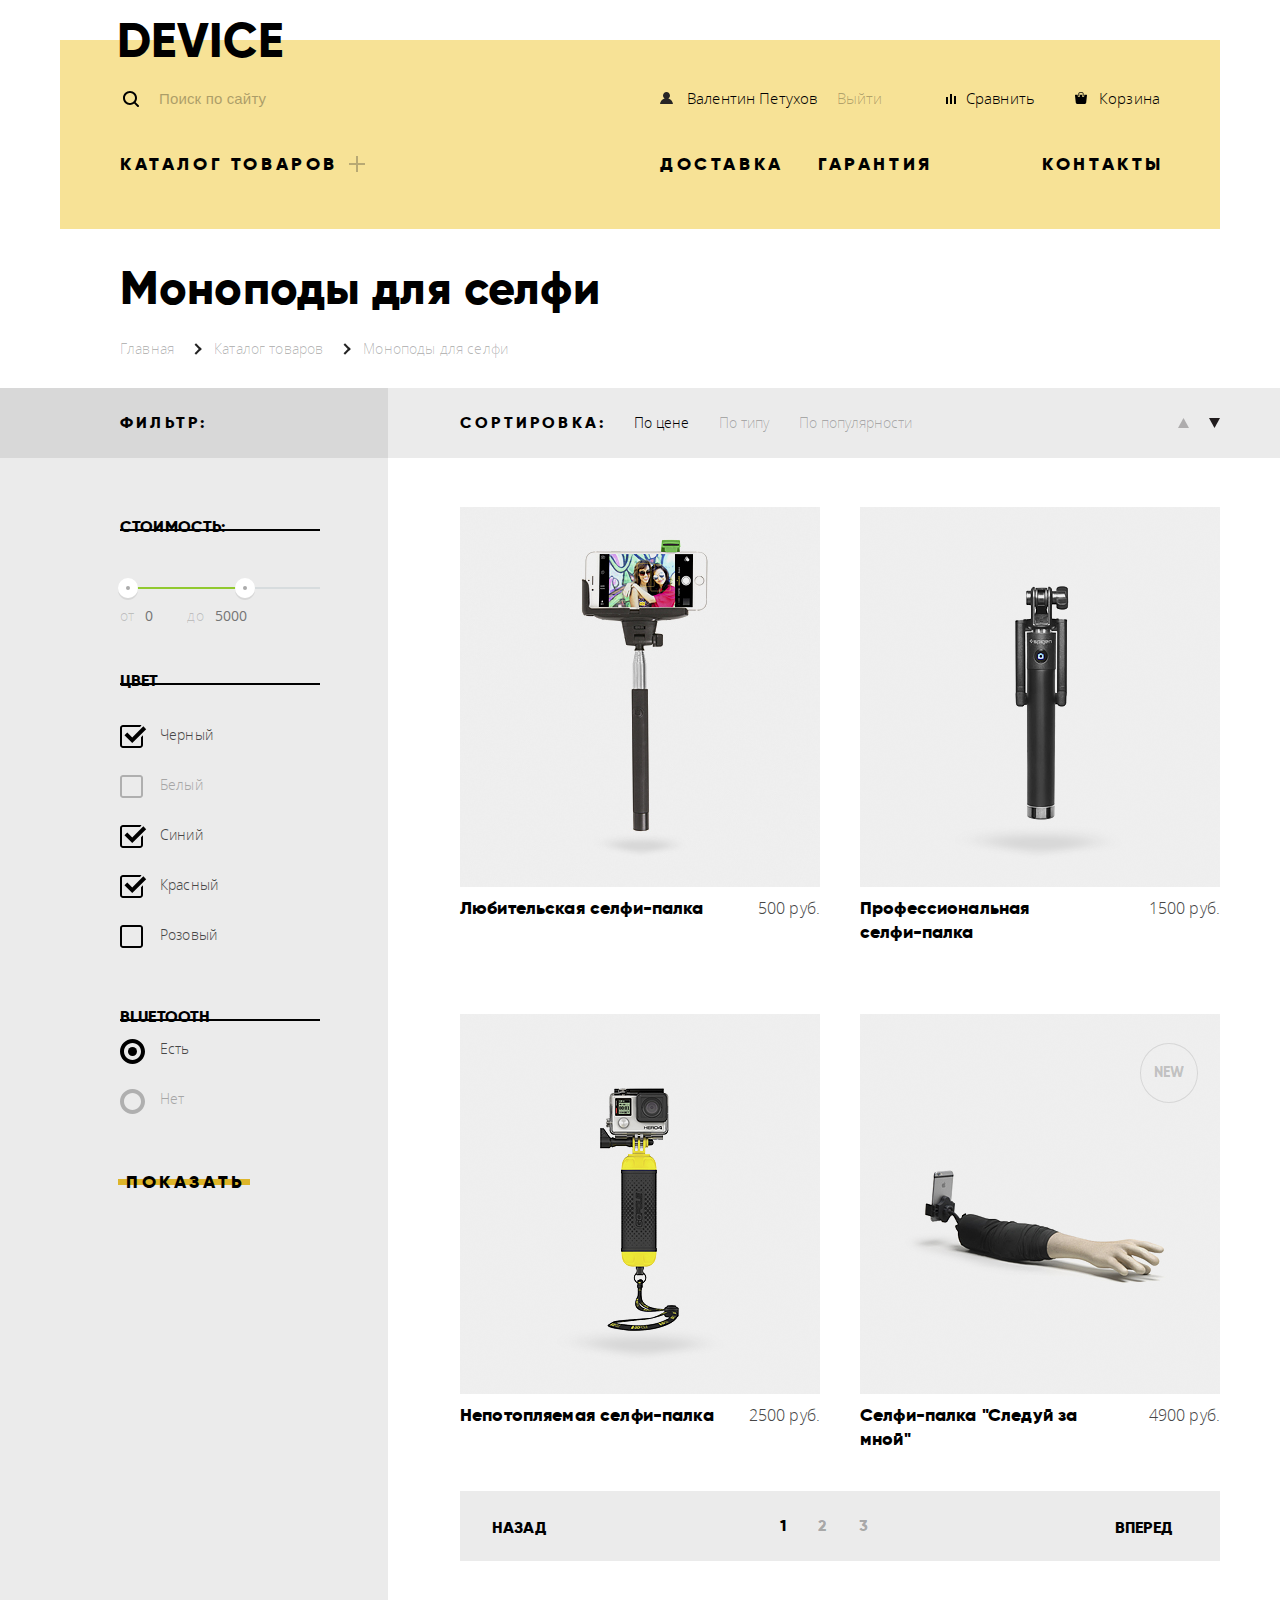
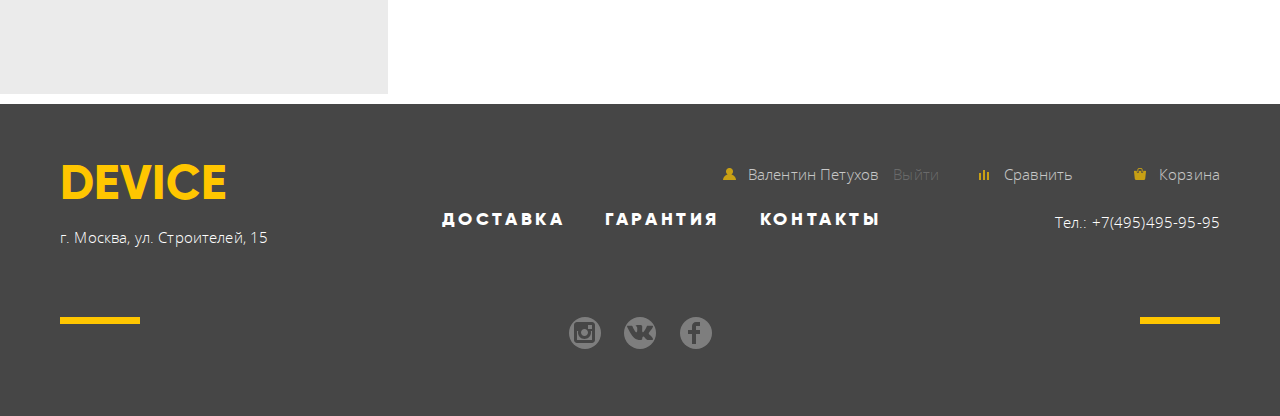
<file: catalog.html>
<!DOCTYPE html>
<html lang="ru" dir="ltr">

  <head>
    <meta charset="utf-8">
    <title>Магазин техники Device</title>
    <link rel="stylesheet" href="css/normalize.css">
    <link rel="stylesheet" href="css/style.css">
    <script defer src="js/popup.js"></script>
  </head>

  <body class="inner-page">
    <div class="container">
      <header class="page-header">
        <h1 class="visually-hidden">Интернет-магазин гаджетов</h1>
        <nav class="main-nav">
          <a class="page-header__logo">
              Device
          </a>
          <ul class="main-nav__user-list">
            <li class="main-nav__user-item main-nav__user-item--search">
              <form class="main-nav__search" method="get" action="https://">
                  <input class="main-nav__search-input" id="search" type="search" name="search" placeholder="Поиск по сайту">
                  <button class="main-nav__search-btn" type="submit">Найти</button>
                  <label class="main-nav__search-label" for="search">
                    <span class="visually-hidden">Поиск:</span>
                  </label>
                </form>
            </li>
            <li class="main-nav__user-item  main-nav__user-item--login">
              <a href="#" class="main_nav__user-link main-nav__user-link--login">Валентин Петухов</a>
              <a class="main-nav__user-link  main-nav__user-link--exit" href="#">Выйти</a>
            </li>
            <li class="main-nav__user-item  main-nav__user-item--compare">
              <a class="main-nav__user-link  main-nav__user-link--compare" href="#">Сравнить</a>
            </li>
            <li class="main-nav__user-item  main-nav__user-item--cart">
              <a class="main-nav__user-link  main-nav__user-link--cart" href="#">Корзина</a>
            </li>
          </ul>
          <ul class="main-nav__list">
              <li class="main-nav__item  main-nav__item--catalog">
                <a class="main-nav__link  main-nav__link--catalog" href="#">Каталог товаров</a>
                <div class="main-nav__sub-wrap">
                  <ul class="main-nav__sub-list">
                    <li class="main-nav__sub-column">
                      <a href="#">Виртуальная реальность</a>
                      <a href="catalog.html">Моноподы для селфи</a>
                      <a href="#">Экшн-камеры</a>
                    </li>
                    <li class="main-nav__sub-column">
                      <a href="#">Фитнес-браслеты</a>
                      <a href="#">Умные часы</a>
                    </li>
                    <li class="main-nav__sub-column">
                      <a href="#">Квадрокоптеры</a>
                    </li>
                  </ul>
                </div>
              </li>
              <li class="main-nav__item  main-nav__item--delivery">
                <a class="main-nav__link  main-nav__link--delivery" href="#">Доставка</a>
              </li>
              <li class="main-nav__item  main-nav__item--warranty">
                <a class="main-nav__link  main-nav__link--warranty" href="#">Гарантия</a>
              </li>
              <li class="main-nav__item  main-nav__item--contacts">
                <a class="main-nav__link  main-nav__link--contacts" href="#">Контакты</a>
              </li>
            </ul>
        </nav>
      </header>
    </div>

    <main class="page-content page-content--catalog">
      <div class="container">
        <h1 class="page-title">Моноподы для селфи</h1>
        <ul class="breadcrumbs-list"><!--навигационная цепочка, "хлебные крошки"-->
          <li class="breadcrumbs-item">
            <a href="index.html">Главная</a>
          </li>
          <li class="breadcrumbs-item">
            <a href="catalog.html">Каталог товаров</a>
          </li>
          <li class="breadcrumbs-item breadcrumbs-current">
            Моноподы для селфи
          </li><!--не ссылка,
            потому что конец навигации(мы на ней находимся)-->
        </ul>
      </div>
      <div class="catalog-container">
        <div class="container">
            <section class="filters">
              <h2 class="visually-hidden">Фильтр товаров</h2>
              <div class="section-title">Фильтр:</div>
              <form class="filter" action="index.html" method="get">
                <fieldset>
                  <legend>Стоимость:</legend>
                        <div class="range">
        									<div class="line"></div>
        									<div class="line-left"></div>
        									<div class="range-left">
        										<img src="img/filter-button.svg" width="20" height="23" alt="Левый ползунок">
        									</div>
        									<div class="range-right">
        										<img src="img/filter-button.svg" width="20" height="23" alt="Правый ползунок">
        									</div>
        								</div>
        								<div class="cost">
        									<p class="cost-range">
        										<label for="min-cost">
        											от
        										</label>
        										<input id="min-cost"  type="text" name="min-cost" placeholder="0" value="">
        									</p>
        									<p class="cost-range">
        										<label for="max-cost">
        											до
        										</label>
        										<input id="max-cost" type="text" name="max-cost" placeholder="5000" value="">
        									</p>
        								</div>
        							</fieldset>
                      <fieldset><!--группировка элементов формы-->
                        <legend>Цвет</legend><!--заголовок для группы полей-->
                          <ul class="color-option">
                            <li class="filter-option">
                              <input class="visually-hidden filter-input filter-input-checkbox"
                                type="checkbox" name="color-black" id="filter-color-black" checked>
                                <!--вновь скрываем checkbox и добавляем классы чтобы его создать в css-->
                                <label for="filter-color-black">Черный</label><!--название поля-->
                              </li>
                            <li class="filter-option">
                              <input class="visually-hidden filter-input filter-input-checkbox"
                                type="checkbox" name="color-white" id="filter-color-white" disabled>
                                <label for="filter-color-white">Белый</label>
                              </li>
                            <li class="filter-option">
                              <input class="visually-hidden filter-input filter-input-checkbox"
                                type="checkbox" name="color-blue" id="filter-color-blue" checked>
                                <label for="filter-color-blue">Синий</label>
                              </li>
                              <li class="filter-option">
                                <input class="visually-hidden filter-input filter-input-checkbox"
                                  type="checkbox" name="color-red" id="filter-color-red" checked>
                                  <label for="filter-color-red">Красный</label>
                                </li>
                            <li class="filter-option">
                              <input class="visually-hidden filter-input filter-input-checkbox"
                                type="checkbox" name="color-pink" id="filter-color-pink">
                                <label for="filter-color-pink">Розовый</label>
                              </li>
                          </ul>
                      </fieldset>
                <fieldset>
                  <legend>Bluetooth</legend>
                    <ul class="bluetooth-option">
                      <li class="filter-option">
                        <input class="visually-hidden filter-input filter-input-radio"
                         type="radio" name="bluetooth" value="bluetooth-on" id="filter-bluetooth-on" checked>
                          <label for="filter-bluetooth-on">Есть</label><!--name не
                            должно быть уникальным в radio, value надо заполнять уникальным-->
                      </li>
                      <li class="filter-option">
                        <input class="visually-hidden filter-input filter-input-radio"
                          type="radio" name="bluetooth" value="bluetooth-off" id="filter-bluetooth-off" disabled>
                          <label for="filter-bluetooth-off">Нет</label>
                      </li>
                    </ul>
                </fieldset>

                <button class="button filter-button" type="submit">
                  <span>Показать</span>
                </button>
              </form>
            </section>

            <section class="catalog">
        			<h2 class="visually-hidden">Список моноподов для селфи</h2>
      				<section class="sorting">
    						<h2 class="visually-hidden">СОРТИРОВКА</h2>
                <div class="section-title">Сортировка:</div>
    						<ul class="sorting-list">
    							<li class="sorting-item"><a class="sorting-link--active" href="#">По цене</a></li>
    							<li class="sorting-item"><a href="#">По типу</a></li>
    							<li class="sorting-item"><a href="#">По популярности</a></li>
    						</ul>
    						<p class="sorting-buttons">
    							<button class="button-down" type="button">
    								<span class="visually-hidden">От большего к меньшему</span>
    							</button>
    							<button class="button-up button-up--active" type="button">
    								<span class="visually-hidden">Oт меньшего к большему</span>
    							</button>
    						</p>
      				</section>
    					<section>
                <!-- <div class="wrap-catalog-list"> -->
      						<ul class="catalog-list">
      							<li class="catalog-item">
      								<a href="#">
                        <div class="description">
                          <h3>Любительская селфи-палка</h3>
                          <span class="price">500 руб.</span>
                        </div>
                        <div class="catalog-item__wrap-img">
                          <img src="img/item-1.jpg" width="360px" height="380px" alt="">
                          <div class="wrapper-description-cart">
                            <button class="button" type="submit">
                              <span>В корзину</span>
                            </button>
                            <button class="button-compare" type="submit">
                              <span>Добавить к сравнению</span>
                            </button>
                          </div>
                        </div>

      								</a>
      							</li>
                    <li class="catalog-item">
                      <a href="#">
                        <div class="description">
                          <h3>Профессиональная <br>селфи-палка</h3>
                          <span class="price">1500 руб.</span>
                        </div>
                        <div class="catalog-item__wrap-img">
                          <img src="img/item-2.jpg" width="360px" height="380px" alt="">
                          <div class="wrapper-description-cart">
                            <button class="button" type="submit">
                              <span>В корзину</span>
                            </button>
                            <button class="button-compare" type="submit">
                              <span>Добавить к сравнению</span>
                            </button>
                          </div>
                        </div>

                      </a>
                    </li>
                    <li class="catalog-item">
                      <a href="#">

                        <div class="description">
                          <h3>Непотопляемая селфи-палка</h3>
                          <span class="price">2500 руб.</span>
                        </div>

                        <div class="catalog-item__wrap-img">
                          <img src="img/item-3.jpg" width="360px" height="380px" alt="">
                          <div class="wrapper-description-cart">
                            <button class="button" type="submit">
                              <span>В корзину</span>
                            </button>
                            <button class="button-compare" type="submit">
                              <span>Добавить к сравнению</span>
                            </button>
                          </div>
                        </div>

                      </a>
                    </li>
                    <li class="catalog-item">
                      <a href="#">
                        <div class="description">
                          <h3>Селфи-палка "Следуй за мной"</h3>
                          <span class="price">4900 руб.</span>
                        </div>
                        <span class="catalog-item--new">New</span>
                        <div class="catalog-item__wrap-img">
                          <img src="img/item-4.jpg" width="360px" height="380px" alt="">
                          <div class="wrapper-description-cart">
                            <button class="button" type="submit">
                              <span>В корзину</span>
                            </button>
                            <button class="button-compare" type="submit">
                              <span>Добавить к сравнению</span>
                            </button>
                          </div>
                        </div>

                      </a>
                    </li>
      						</ul>
                <!-- </div> -->
    						<ul class="pagination-list">
                  <li class="pagination-item pagination-item--before" aria-label="Предыдущая страница">
                    <a href="#"><span>Назад</span></a>
                  </li>
                  <div class="wrapper-pagination-item">
      							<li class="pagination-item">
      								<a class="active" href="#" aria-label="Страница 1"><span>1</span></a>
      							</li>
      							<li class="pagination-item" aria-label="Страница 2">
      								<a href="#"><span>2</span></a>
      							</li>
      							<li class="pagination-item" aria-label="Страница 3">
      								<a href="#"><span>3</span></a>
      							</li>
                  </div>
    							<li class="pagination-item pagination-item--after" aria-label="Следующая страница">
    								<a href="#"><span>Вперед</span></a>
    							</li>
    						</ul>
    					</section>
      			</section>
        </div>
      </div>
    </main>

    <footer class="main-footer">
      <div class="container">
        <div class="main-footer__wrapper">

          <div class="column-1">
            <a class="main-footer-logo">Device</a>
            <div class="footer-navigation__wrapper">
              <ul class="footer-user-navigation-list">
                <li class="footer-user-navigation-item">
                  <a class="footer-user-link" href="#">Валентин Петухов</a>
                </li>
                <li class="footer-user-navigation-item">
                  <a class="footer-user-link--exit" href="#">Выйти</a>
                </li>
              </ul>
              <ul class="footer-cart-navigation-list">
                <li class="footer-cart-navigation-item">
                  <a class="footer-campare-link" href="#">Сравнить</a>
                </li>
                <li class="footer-cart-navigation-item">
                  <a class="footer-cart-link" href="#">Корзина</a>
                </li>
              </ul>
            </div>
          </div>

          <div class="column-2">
            <p>г. Москва, ул. Строителей, 15</p>
            <ul class="site-navigation-footer-list">
              <li class="site-navigation-footer-item">Доставка</li>
              <li class="site-navigation-footer-item">Гарантия</li>
              <li class="site-navigation-footer-item">Контакты</li>
            </ul>
            <span>Тел.: +7(495)495-95-95</span>
          </div>

          <div class="column-3">
            <span></span>
            <ul class="social-list">
              <li class="social-item">
                <a class="social-button" href="#">
                  <span class="visually-hidden">Инстаграм</span>
                  <?xml version="1.0" encoding="utf-8"?>
                  <!-- Generator: Adobe Illustrator 15.0.0, SVG Export Plug-In . SVG Version: 6.00 Build 0)  -->
                  <!DOCTYPE svg PUBLIC "-//W3C//DTD SVG 1.1//EN" "http://www.w3.org/Graphics/SVG/1.1/DTD/svg11.dtd">
                  <svg version="1.1" id="Layer_1" xmlns="http://www.w3.org/2000/svg" xmlns:xlink="http://www.w3.org/1999/xlink" x="0px" y="0px"
                  	 width="21px" height="21px" viewBox="0 0 21 21" enable-background="new 0 0 21 21" xml:space="preserve">
                  <path fill="#7e7e7e" d="M18,0H3C1.35,0,0,1.35,0,3v15c0,1.65,1.35,3,3,3h15c1.65,0,3-1.35,3-3V3C21,1.35,19.65,0,18,0z M10.5,7
                  	c1.93,0,3.5,1.57,3.5,3.5S12.43,14,10.5,14S7,12.43,7,10.5S8.57,7,10.5,7z M18,18H3V9h1.181C4.067,9.482,4,9.983,4,10.5
                  	c0,3.59,2.91,6.5,6.5,6.5s6.5-2.91,6.5-6.5c0-0.517-0.066-1.018-0.181-1.5H18V18z M18,7h-4V3h4V7z"/>
                  </svg>
                </a>
              </li>
              <li class="social-item">
                <a class="social-button" href="#">
                  <span class="visually-hidden">Вконтакте</span>
                  <?xml version="1.0" encoding="utf-8"?>
                  <!-- Generator: Adobe Illustrator 15.0.0, SVG Export Plug-In . SVG Version: 6.00 Build 0)  -->
                  <!DOCTYPE svg PUBLIC "-//W3C//DTD SVG 1.1//EN" "http://www.w3.org/Graphics/SVG/1.1/DTD/svg11.dtd">
                  <svg version="1.1" id="Layer_1" xmlns="http://www.w3.org/2000/svg" xmlns:xlink="http://www.w3.org/1999/xlink" x="0px" y="0px"
                  	 width="26px" height="15px" viewBox="0 0 26 15" enable-background="new 0 0 26 15" xml:space="preserve">
                  <path fill="#7e7e7e" d="M16.138,11.51c0.956-0.309,2.18,2.04,3.483,2.939c0.978,0.681,1.727,0.534,1.727,0.534l3.473-0.05
                  	c0,0,1.815-0.112,0.957-1.554c-0.071-0.12-0.503-1.069-2.585-3.022c-2.177-2.043-1.882-1.712,0.739-5.244
                  	c1.597-2.153,2.236-3.468,2.036-4.028c-0.192-0.539-1.365-0.399-1.365-0.399L20.69,0.713c-0.381,0.001-0.704,0.119-0.851,0.515
                  	c-0.003,0.004-0.621,1.666-1.445,3.079c-1.741,2.989-2.436,3.148-2.724,2.961c-0.661-0.433-0.494-1.737-0.494-2.664
                  	c0-2.897,0.432-4.105-0.846-4.417c-0.427-0.104-0.739-0.172-1.828-0.182c-1.392-0.021-2.574,0-3.244,0.329
                  	c-0.445,0.223-0.786,0.712-0.579,0.74c0.26,0.035,0.843,0.16,1.155,0.586c0.401,0.552,0.389,1.789,0.389,1.789
                  	s0.229,3.411-0.54,3.834c-0.528,0.29-1.25-0.302-2.803-3.016C6.087,2.879,5.488,1.345,5.488,1.345S5.372,1.06,5.162,0.904
                  	C4.912,0.719,4.562,0.66,4.562,0.66L0.848,0.684c0,0-0.558,0.016-0.763,0.262C-0.097,1.164,0.07,1.614,0.07,1.614
                  	s2.909,6.881,6.203,10.347c3.02,3.182,6.452,2.971,6.452,2.971h1.555c0,0,0.469-0.054,0.709-0.312
                  	c0.224-0.24,0.214-0.691,0.214-0.691S15.172,11.82,16.138,11.51z"/>
                  </svg>
                </a>
              </li>
              <li class="social-item">
                <a class="social-button" href="#">
                  <span class="visually-hidden">facebook</span>
                  <?xml version="1.0" encoding="utf-8"?>
                  <!-- Generator: Adobe Illustrator 15.0.0, SVG Export Plug-In . SVG Version: 6.00 Build 0)  -->
                  <!DOCTYPE svg PUBLIC "-//W3C//DTD SVG 1.1//EN" "http://www.w3.org/Graphics/SVG/1.1/DTD/svg11.dtd">
                  <svg version="1.1" id="Layer_2" xmlns="http://www.w3.org/2000/svg" xmlns:xlink="http://www.w3.org/1999/xlink" x="0px" y="0px"
                  	 width="12px" height="22px" viewBox="0 0 12 22" enable-background="new 0 0 12 22" xml:space="preserve">
                  <path fill="#7e7e7e" d="M12,4V0H8C5.791,0,4,1.791,4,4v4H0v4h4v10h4V12h4V8H8V4H12z"/>
                  </svg>
                </a>
              </li>
            </ul>
            <span></span>
          </div>
        </div>
      </div>
    </footer>

  </body>
</html>
</file>
<file: css/style.css>
@font-face {
font-family: "Gilroy";
  src: url("../fonts/gilroyextrabold.woff") format("woff"),
  url("../fonts/gilroyextrabold.woff2") format("woff2");

  font-weight: 800;
  font-style: normal;
}

@font-face {
  font-family: "Gilroy";
  src: url("../fonts/gilroylight.woff") format("woff"),
  url("../fonts/gilroylight.woff2") format("woff2");

  font-weight: 300;
  font-style: normal;
}

@font-face {
  font-family: "opensans";
  src: url("../fonts/opensans.woff") format("woff"),
  url("../fonts/opensans.woff2") format("woff2");

  font-weight: 400;
  font-style: normal;
}

@font-face {
  font-family: "opensans";
  src: url("../fonts/opensanslight.woff") format("woff"),
  url("../fonts/opensanslight.woff2") format("woff2");

  font-weight: 300;
  font-style: normal;
}

body {
    min-width: 1200px;
    margin: 0;
    padding: 0;
    padding-top: 40px;
    /* overflow-x: hidden; */
    font-weight: 300;
    font-size: 15px;
    line-height: 30px;
    font-family: "opensans","Arial",sans-serif;
    color: #464646;
    letter-spacing: 0.01em;
    background-color: #ffffff;
}

a {
  color: inherit;
  text-decoration: none;
  background-color: transparent;
  /*все ссылки без подчеркивания, кроме нескольких,
  которые потом локально и изменим*/
}

img {
  max-width: 100%;
  height: auto;
  border-style: none;
}

.visually-hidden:not(:focus):not(:active),
input[type="checkbox"].visually-hidden,
input[type="radio"].visually-hidden {
	position: absolute !important;

  width: 1px !important;
  height: 1px !important;
  margin: -1px;
	padding:0 !important;
	border:0 !important;

  white-space: nowrap;

  clip-path: inset(100%);
  clip: rect(0 0 0 0);
	overflow: hidden;
}

.button {
  display: inline-block;
  position: relative;
  text-align: center;

  font-family: "Gilroy";
  font-weight: 800;
  font-size: 18px;
  line-height: 24px;
  color: #000000;
  letter-spacing: 0.2em;
  text-transform: uppercase;
  background-color: transparent;
  border: none;
  cursor: pointer;

}

.button::before {
  content: "";
  position: absolute;
  z-index: -1;

  width: 100%;
  height: 6px;
  top: 9px;
  left: -2px;

  background-color: #f0c52e;
}

.button:hover::before {
  height: 40px;
  top: -7px;
  transition: all .3s linear;
}

.button:active {
  color: rgba(0,0,0,0.3);
}

.container {
  width: 1160px;
  margin: 0 auto;
  padding: 0;
}

.page-header {
  position: relative;
  color: #000;
  background-color: #f7e296;
}

.page-header__logo {
  cursor: pointer;

  position: absolute;
  left: 57px;
  top: -23px;
  font-family: Gilroy;
  font-weight: 800;
  font-size: 48px;
  line-height: 48px;
  color: #000000;
  text-transform: uppercase;
  letter-spacing: 0.01em;
}

.page-header__logo:hover {
  opacity: 0.6;
}

.page-header__logo:active {
  opacity: 0.3;
}

.page-header__logo img {
    width: 164px;
    height: 36px;
}

 .main-nav {
    padding-top: 28px;
    padding-left: 60px;
    padding-right: 60px;
    padding-bottom: 160px;
    /* min-height: 300px; */
}

 .inner-page .main-nav {
   padding-bottom: 50px;
 }

.main-nav__user-list {
    display: flex;
    flex-wrap: wrap;
    justify-content: space-between;
    margin: 0;
    padding: 0;
    padding-bottom: 21px;
    list-style: none;
}

.main-nav__user-item {
    margin-top: 15px;
}

.main-nav__user-link:hover {
  color: rgba(0, 0, 0, 0.6);
}

.main-nav__user-link:active {
  color: rgba(0, 0, 0, 0.3);
}

.main-nav__user-item:not(:last-child) {
  margin-right: 20px;
}

.main-nav__user-item--search {
  position: relative;
  width: 520px;
}

.main-nav__search-input {
  width: 320px;
  margin-left: 39px;
  padding: 0;
  font-weight: 300;
  font-size: 15px;
  line-height: 30px;
  font-family: "Open Sans","Arial",sans-serif;
  color: #000;
  cursor: pointer;
  border: none;
  background: transparent;
}

.main-nav__search-input:focus {
  outline: none;
}

.main-nav__search-input::placeholder {
  opacity: 0.3;
  font-weight: 300;
  font-size: 15px;
  line-height: 30px;
  font-family: "Open Sans","Arial",sans-serif;
  color: #000;
  letter-spacing: 0.01em;
}

.main-nav__search-input:hover::placeholder {
  opacity: 0.6;
}

.main-nav__search-input:focus::placeholder {
  color: transparent;
  opacity: 1;
}

.main-nav__search-input:focus ~ .main-nav__search-label::after,
.main-nav__search-btn:active ~ .main-nav__search-label::after{
  content: "";
  position: absolute;

  width: 440px;;
  height: 2px;

  bottom: -9px;
  left: 0;

  background-color: #000000;
}

.main-nav__search-input:focus ~ .main-nav__search-btn,
.main-nav__search-btn:active {
  opacity: 1;
  z-index: 0;
}

.main-nav__search-label::before {
  content: "";
  position: absolute;

  left: 3px;
  top: 8px;
  width: 16px;
  height: 16px;

  background-image: url("../img/search.svg");
  background-position: 0 0;
  background-repeat: no-repeat;
}

.main-nav__user-item--login {
  /* display: flex;
  justify-content: space-between; */
  width: 260px;
}

.main-nav__user-link--login {
  position: relative;
  margin-left: 27px;
}

.main-nav__user-link--login::before {
  content: "";
  position: absolute;

  left: -27px;
  top: 4px;
  width: 13px;
  height: 12px;

  background-image: url("../img/user.svg");
  background-position: 0 0;
  background-repeat: no-repeat;
}

.main-nav__user-link--exit {
  margin-left: 15px;
  color: rgba(0, 0, 0, 0.3);
}

.main-nav__user-item--compare {
  width: 100px;
  text-align: right;
}

.main-nav__user-link--compare {
  position: relative;
  padding-right: 5px;
}

.main-nav__user-link--compare::before {
  content: "";
  position: absolute;

  left: -20px;
  top: 6px;
  width: 10px;
  height: 10px;

  background-image: url("../img/compare.svg");
  background-position: 0 0;
  background-repeat: no-repeat;
}

.main-nav__user-item--cart {
  width: 100px;
  text-align: right;
}

.main-nav__user-link--cart {
  position: relative;
}

.main-nav__user-link--cart::before {
  content: "";
  position: absolute;

  left: -24px;
  top: 4px;
  width: 12px;
  height: 12px;

  background-image: url("../img/cart.svg");
  background-position: 0 0;
  background-repeat: no-repeat;
}

.main-nav__search {
  margin: 0;
  padding: 0;
}

.main-nav__search-btn {
  position: absolute;
  top: -9px;
  left: 360px;
  z-index: -1;
  width: 85px;
  margin-top: auto;
  margin-bottom: auto;
  padding-top: 14px;
  padding-bottom: 14px;
  background: 0 0;
  background-color: transparent;
  border: 2px solid #000;
  cursor: pointer;
  opacity: 0;
}

.main-nav__search-btn:hover {
  color: #ffffff;
  background-color: #000000;
}

.main-nav__search-btn:active {
  color: rgba(255, 255, 255, 0.3);
}

.main-nav__list {
  display: flex;
  justify-content: space-between;
  flex-wrap: wrap;
  list-style: none;
  margin: 0;
  margin-top: 14px;
  padding: 0;
}

.main-nav__link {
  font-family: "Gilroy";
  font-weight: 800;
  font-size: 18px;
  line-height: 24px;
  color: #000000;
  text-transform: uppercase;
  letter-spacing: 0.2em;
  z-index: 4;
}

.main-nav__link:hover {
  color: rgba(0, 0, 0, 0.6);
}

.main-nav__link:active {
  color: rgba(0, 0, 0, 0.3);
}

.main-nav__item--catalog {
  width: 540px;
  position: relative;
}

.main-nav__link--catalog {
  position: relative;
}

.main-nav__link--catalog::after {
  content: "";
  position: absolute;

  right: -20px;
  top: 3px;
  width: 2px;
  height: 16px;
  background-color: #b8a974;
  transform: rotate(90deg);
}

.main-nav__link--catalog:hover::after,
.main-nav__link--catalog:hover::before {
  opacity: 0.6;
}

.main-nav__link--catalog:active::after,
.main-nav__link--catalog:active::before {
  opacity: 0.3;
}

.main-nav__link--catalog::before {
  content: "";
  position: absolute;

  right: -20px;
  top: 3px;
  width: 2px;
  height: 16px;
  background-color: #b8a974;
}

.main-nav__sub-wrap {
  z-index: 3;
  display: none;
  position: absolute;
  top: 22px;
  left: -60px;
  width: 1160px;
  padding-top: 26px;
  padding-bottom: 34px;
  background-color: #f7e296;
}

.main-nav__sub-list {
  display: flex;
  justify-content: space-between;
  width: 640px;
  margin: 0;
  margin-left: 60px;
  padding: 0;
  line-height: 36px;
  list-style: none;
  text-transform: none;
}

.main-nav__sub-column:first-child {
    width: 240px;
}

.main-nav__sub-column {
    display: flex;
    flex-direction: column;
    width: 200px;
}

.main-nav__sub-column a:hover {
  color: rgba(0, 0, 0, 0.6)
}

.main-nav__sub-column a:active {
  color: rgba(0, 0, 0, 0.3)
}

.main-nav__sub-wrap:hover {
  display: block;
}

.main-nav__link--catalog:hover + .main-nav__sub-wrap {
  display: block;
}

.main-nav__item--delivery {
  width: 158px;
  z-index: 4;
}

.main-nav__item--warranty {
  width: 162px;
}

.main-nav__item--contacts {
  width: 180px;
  text-align: right;
}

.main-nav__link--contacts {
  margin-right: -4px;
}

 .slider-products {
  margin-left: 60px;
  margin-right: 60px;
}

.slider-products-list {
  position: relative;
  margin: 0;
  margin-top: -123px;
  padding: 0;
  list-style: none;
}

.slider-products-item {
  display: none;
  justify-content: space-between;
  height: 495px;
}


.slider-products-item img {
  z-index: 1;
}

.slider-products--1 {
  width: 384px;
  height: 486px;
}

.slider-products--2 {
  width: 345px;
  height: 485px;
}

.slider-products--3 {
  width: 526px;
  height: 334px;
}

.item-wrap {
  display: flex;
  flex-direction: column;
  justify-content: space-between;
  position: relative;
  width: 510px;
  height: 485px;
}

.item-wrap::after {
    content: "";
    position: absolute;
    top: 40px;
    left: 0;
    width: 100px;
    height: 7px;
    background-color: #ffffff;
}

.product-wrap {
  width: 560px;
}

.slider-products-item span {
  margin-left: auto;
  font-family: "Gilroy";
  z-index: 2;
  font-weight: 800;
  color: #ffffff;
  font-size: 179.2px;
  line-height: 179.2px;
}


.slider-products-item h3 {
  margin: 0;
  padding: 0;
  margin-top: -128px;
  margin-bottom: 0;
  z-index: 2;

  font-family: "Gilroy";
  font-weight: 800;
  font-size: 47px;
  line-height: 56px;
  letter-spacing: .01em;
  color: #000000;
}

.slider-products-item p {
  margin: 0;
  padding: 0;
}

.slider-products-item-button {
  width: 220px;

}

.specifications .properties {
  font-size: 36px;
  line-height: 48px;
  color: #000000;
}

.specifications .details {
  font-size: 13px;
  line-height: 20px;
}

.slider-products {
  position: relative;
}

.slider-products-controls {
  position: absolute;
  right: 0;
  bottom: 117px;

  width: 160px;
  height: 12px;
  text-align: center;
  font-size: 0;
}

 .slider-products-controls label {
   cursor: pointer;

   position: relative;
   display: inline-block;

   width: 12px;
   height: 12px;

   border: 1px solid #000000;

   margin-right: 21px;
   border-radius: 50%;
   z-index: 1;

}

.slider-products-controls label::after {
  content: "";
  position: absolute;

  width: 4px;
  height: 4px;
  top: 3px;
  left: 3px;

  border-radius: 50%;

}

#product-1:checked ~ .slider-products-controls >  label:nth-of-type(1)::after,
#product-2:checked ~ .slider-products-controls > label:nth-of-type(2)::after,
#product-3:checked ~ .slider-products-controls > label:nth-of-type(3)::after {
   border: 1px solid #000000;

}

#product-1:checked~.slider-products-list >.slider-products-item:nth-child(1),
#product-2:checked~.slider-products-list >.slider-products-item:nth-child(2),
#product-3:checked~.slider-products-list >.slider-products-item:nth-child(3) {
 display: flex;
}

.main-goods__list {
  display: flex;
  justify-content: space-between;
  list-style: none;
  margin: 0;
  margin-top: 110px;
  padding: 0;
}

.main-goods__item {
  position: relative;
  width: 160px;
}

.main-goods__item .wrap-img {
  width: auto;
  height: 160px;
  background-color: #f7e296;
}

.main-goods__item .wrap-img:hover,
.main-goods__item a:hover .wrap-img {
  background-color: #f0c52e;
}

.main-goods__item .wrap-img:active + p,
.main-goods__item p:active {
  color: rgba(0, 0, 0, 0.3);
}

.main-goods__item img:active,
.main-goods__item a:active img {
  opacity: 0.3;
}



.main-goods__item img {
  display: block;
  margin: 0 auto;
}

.main-goods__item:nth-of-type(1) img {
  padding-top: 50px;
}

.main-goods__item:nth-of-type(2) img {
  padding-top: 43px;
}

.main-goods__item:nth-of-type(3) img {
  padding-top: 38px;
  padding-left: 5px;
}

.main-goods__item:nth-of-type(4) img {
  padding-top: 50px;
}

.main-goods__item:nth-of-type(5) img {
  padding-top: 32px;
}

.main-goods__item:nth-of-type(6) img {
  padding-top: 50px;
}

.main-goods__item p {
  font-family: "Gilroy";
  font-weight: 800;
  font-size: 18px;
  line-height: 24px;
  color: #000000;
}

.slider-info {
  margin-top: 160px;

  position: relative;

}

.slider-info--wrap {
  display: flex;
  justify-content: space-between;
  position: relative;
}

.slider-info--wrap::before {
  content: "";
  position: absolute;
  width: 7px;
  height: 320px;
  top: 0;
  left: 275px;
  background-color: #000000;
}

.slider-info::before {
  content: "";
  position: absolute;

  width: 100%;
  height: 288px;

  top: 103px;
  left: 0;

  background-color: #e5e5e5;
  z-index: -1;
}

.slider-info-controls {
  display: flex;
  flex-direction: column;
  margin-top: 92px;
}

.slider-info__control {
  width: 160px;
  margin-bottom: 30px;
  position: relative;
}


.slider-info-list {
  width: 760px;

  list-style: none;
  margin: 0;
  padding: 0;
}

.slider-info-item {
  display: none;
  margin-top: 75px;
  min-height: 200px;
}

.slider-info-item h3 {
  font-family: "Gilroy";
  font-weight: 800;
  font-size: 47px;
  line-height: 48px;
  color: #000000;
  margin: 0;
  padding: 0;
}

.slider-info-item p {
  width: 440px;
}

.slider-info__item--delivery {
  background-image: url("../img/delivery.svg");
  background-repeat: no-repeat;
  background-position: right top;
}

.slider-info__item--guarantee {
  background-image: url("../img/guarantee.svg");
  background-repeat: no-repeat;
  background-position: right top;
}

.slider-info__item--credit {
  background-image: url("../img/credit.svg");
  background-repeat: no-repeat;
  background-position: right top;
}

#delivery:checked ~ .slider-info-controls > .slider-info__control:nth-child(1),
#guarantee:checked ~ .slider-info-controls > .slider-info__control:nth-child(2),
#credit:checked ~ .slider-info-controls > .slider-info__control:nth-child(3) {
   color: #f7e184;
}

#delivery:checked ~ .slider-info-controls > .slider-info__control:nth-child(1)::before,
#guarantee:checked ~ .slider-info-controls > .slider-info__control:nth-child(2)::before,
#credit:checked ~ .slider-info-controls > .slider-info__control:nth-child(3)::before {
  content: "";
  position: absolute;

  width: 280px;
  height: 40px;

  top: -7px;
  left: -2px;
  transition: all .3s linear;

  background-color: #000000;
}

#delivery:checked~.slider-info-list >.slider-info-item:nth-child(1),
#guarantee:checked~.slider-info-list >.slider-info-item:nth-child(2),
#credit:checked~.slider-info-list >.slider-info-item:nth-child(3) {
 display: block;
}

.partners {
  margin-top: 200px;
}

.partners-list {
  display: flex;
  justify-content: space-around;
  margin: 0;
  padding: 0;
  list-style: none;
}

.partners-item {
  opacity: 0.2;
}

.partners-item:hover {
  opacity: 0.5;
}


.wrap-column {
  display: flex;
  justify-content: space-between;
  margin-top: 100px;
}

.about-us {
  width: 490px;
  position: relative;
}

.about-us::after {
  content: "";
  position: absolute;

  width: 80px;
  height: 7px;

  top: 0;
  left: 0;

  background-color: #000000;
}

.about-us-title {
  font-family: "Gilroy";
  font-weight: 800;
  font-size: 47px;
  line-height: 48px;
  color: #000000;
  margin: 0;
  margin-top: 40px;
  margin-bottom: 50px;
  padding: 0;
}

.about-us p {
  margin-bottom: 35px;
}

.transport-companies-list {
  margin: 0;
  padding: 0;
  list-style: none;
}

.transport-companies-item {
  position: relative;
  padding-left: 20px;
  margin-bottom: 26px;
  font-family: "Gilroy";
  font-weight: 800;
  font-size: 18px;
  line-height: 24px;
  color: #000000;
}

.transport-companies-item::before {
  content: "";
  position: absolute;

  width: 8px;
  height: 8px;

  top: 6px;
  left: 0;

  border: 2px solid #e5e5e5;

  border-radius: 50%;
}

.about-us-button {
  margin-top: 70px;
}

.contacts {
  width: 560px;
  position: relative;
}

.contacts::after {
  content: "";
  position: absolute;

  width: 80px;
  height: 7px;

  top: 0;
  left: 0;

  background-color: #000000;
}

.contacts-title {
  font-family: "Gilroy";
  font-weight: 800;
  font-size: 47px;
  line-height: 48px;
  color: #000000;
  margin: 0;
  margin-top: 40px;
  margin-bottom: 50px;
  padding: 0;
}

.contacts p {
  margin-bottom: 35px;
}

.contacts-button,
.about-us-button {
  display: block;
  width: 260px;
  margin-top: 75px;
}

.contacts .button::before,
.about-us-button .button::before {
  width: 260px;
}

.main-footer {
  width: 100%;
  margin-top: 80px;
  padding-top: 55px;
  padding-bottom: 67px;
  background-color: #464646;
  color: #ffffff;
}

/* .main-footer__wrapper {
  display: flex;
  justify-content: space-between;
} */

.column-1 {
  display: flex;
  justify-content: space-between;
}

.footer-navigation__wrapper {
  display: flex;
  justify-content: space-between;
  min-width: 331px;
}

.footer-user-link--exit {
  margin-left: 15px;
  margin-right: 65px;
  color: rgba(255, 255, 255, 0.3);
}

.footer-navigation__wrapper a {
  opacity: 0.7;
}

.footer-navigation__wrapper a:hover
{
  opacity: 1;
}

.footer-navigation__wrapper a:active {
  opacity: 0.3;
}

.footer-user-navigation-list {
  display: flex;

  list-style: none;
  margin: 0;
  padding: 0;
}

.footer-cart-navigation-list {
  display: flex;
  justify-content: space-between;
  width: 216px;
  list-style: none;
  margin: 0;
  padding: 0;
}

.main-footer-logo {
  font-family: "Gilroy";
  font-weight: 800;
  font-size: 48px;
  line-height: 48px;
  text-transform: uppercase;
  letter-spacing: 0.01em;
  color: #ffc600;
  cursor: pointer;
}

.main-footer-logo:hover {
  opacity: 0.6;
}

.main-footer-logo:active {
  opacity: 0.3;
}

.footer-user-navigation-item,
.footer-cart-navigation-item {
  position: relative;
}

.footer-user-link::before {
  content: "";
  position: absolute;

  left: -25px;
  top: 9px;
  width: 13px;
  height: 12px;

  background-image: url("../img/user-yellow.png");
  background-position: 0 0;
  background-repeat: no-repeat;
}

.footer-campare-link::before {
  content: "";
  position: absolute;

  left: -25px;
  top: 11px;
  width: 13px;
  height: 12px;

  background-image: url("../img/compare-yellow.png");
  background-position: 0 0;
  background-repeat: no-repeat;
}

.footer-cart-link::before {
  content: "";
  position: absolute;

  left: -25px;
  top: 9px;
  width: 13px;
  height: 12px;

  background-image: url("../img/cart-yellow.png");
  background-position: 0 0;
  background-repeat: no-repeat;
}

.column-2 {
  display: flex;
  justify-content: space-between;
}

.site-navigation-footer-list {
  display: flex;
  justify-content: space-between;
  list-style: none;
  width: 440px;
  margin: 0;
  padding: 0;
}

.site-navigation-footer-item {
  height: 30px;
  font-family: "Gilroy";
  font-weight: 800;
  font-size: 18px;
  line-height: 24px;
  color: #ffffff;
  letter-spacing: 0.2em;
  text-transform: uppercase;
}

.site-navigation-footer-item:hover {
  opacity: 0.6;
}

.site-navigation-footer-item:active {
  opacity: 0.3;
}

.social-list {
  display: flex;
  justify-content: space-between;
  list-style: none;
  margin: 0;
  padding: 0;
}

.column-3 {
  display: flex;
  justify-content: space-between;
  margin-top: 50px;
}

.column-3 span {
  width: 80px;
  height: 7px;
  background-color: #ffc600;
}

.social-list {
  width: 143px;
}

.social-item {
  display: block;
  background-color: #ffffff;
  border-radius: 50%;
  width: 32px;
  height: 32px;
  opacity: 0.3;
}

.social-item:hover {
  opacity: 0.7;
}

.social-item:active {
  opacity: 0.1;
}

.social-item path {
  fill: #464646;
}

.social-item:nth-of-type(1) svg {
  padding-left: 5px;
  padding-top: 5px;
}

.social-item:nth-of-type(2) svg {
  padding-left: 3px;
  padding-top: 8px;
}

.social-item:nth-of-type(3) svg {
  padding-left: 8px;
  padding-top: 5px;
}

.popup-write-us {
  display: none;
  position: fixed;
  top: 50%;
  left: 50%;
  margin: 0 auto;
  margin-left: -480px;
  margin-top: -250px;
  width: 960px;
  height: 553px;
  background-color: #ffffff;
  box-shadow: 0px 10px 20px 0px rgba(4, 6, 6, 0.2);
  z-index: 10;
}

@keyframes bounce {
    0% {
        -webkit-transform: translateY(-2000px);
        transform: translateY(-2000px)
    }

    70% {
        -webkit-transform: translateY(30px);
        transform: translateY(30px)
    }

    90% {
        -webkit-transform: translateY(-10px);
        transform: translateY(-10px)
    }

    to {
        -webkit-transform: translateY(0);
        transform: translateY(0)
    }
}

.popup-write-us--open {
  display: block;
  -webkit-animation: bounce 0.8s;
    animation: bounce 0.8s
}

.popup-write-us__wrap {
  margin: 0 auto;
  margin-top: 95px;
  width: 760px;
}

.popup-form {
  display: flex;
  margin: 0 auto;
  justify-content: space-between;
  flex-wrap: wrap;
}

.popup-input-wrap {
  display: flex;
  flex-direction: column;
}

.popup-input-wrap label {
  font-family: "Gilroy";
  font-weight: 800;
  font-size: 18px;
  line-height: 24px;
  color: #000000;
}

.popup-input-wrap input {
  height: 18px;
  background-color: #f2f2f2;
  border: none;
  padding: 15px 20px 17px 20px;
}

.popup-input-wrap input:hover {
  background-color: #eaeaea;
}

.popup-input-wrap input:focus {
  background-color: #ffffff;
  outline: 3px solid #f7e296;
}

.popup-input-wrap textarea {
  height: 124px;
  background-color: #f2f2f2;
  border: none;
  padding: 15px 20px 17px 20px;
  resize: none;
}

.popup-input-wrap textarea:hover {
  background-color: #eaeaea;
}

.popup-input-wrap textarea:focus {
  background-color: #ffffff;
  outline: 3px solid #f7e296;
}

.popup-input-wrap--name {
  width: 360px;
}

.popup-input-wrap--email {
  width: 360px;
}

.popup-input-wrap--message {
  width: 100%;
  margin-top: 35px;
}

.popup-input--error textarea {
  background-color: #f6dada;
}

.popup-input--error input {
  background-color: #f6dada;
}

.popup-form .button {
  margin-top: 50px;
}

.popup-form .button::before {
  top: 10px;
}

.popup-form .button:hover::before {
  top: -7px;
}

.popup-write-us button {
  border: none;
}

.popup-write-us__close {
  position: absolute;
  top: 22px;
  right: 22px;
  width: 55px;
  height: 55px;
  background-image: url("../img/modal-close.svg");
  border-radius: 50%;
  opacity: 0.5;
}

.popup-write-us__close:hover {
  opacity: 1;
}

.popup-write-us__close:active {
  opacity: 0.3;
}


.page-title {
  font-family: "Gilroy";
  font-weight: 800;
  font-size: 47px;
  line-height: 48px;
  color: #000000;
  margin: 0;
  margin-top: 35px;
  margin-left: 60px;
  padding: 0;
}

.breadcrumbs-list {
  display: flex;
  justify-content: flex-start;
  list-style: none;
  margin: 0;
  margin-top: 25px;
  margin-left: 60px;
  padding: 0;
}

.breadcrumbs-item {
  position: relative;
  margin-right: 40px;

  color: rgba(0, 0, 0, 0.3);
  font-size: 14px;
  line-height: 24px;
}

.breadcrumbs-item:hover:not(:last-child) {
  color: rgba(0, 0, 0, 0.6);
}

.breadcrumbs-item:active:not(:last-child) {
  color: rgba(0, 0, 0, 0.1);
}

.breadcrumbs-item:not(:first-child)::before {
  content: "";
  position: absolute;
  top: 8px;
  left: -22px;
  width: 6px;
  height: 6px;
  border-top: 2px solid #0b0b0b;
  border-right: 2px solid #0b0b0b;
  border-bottom: none;
  border-left: none;
  transform: rotate(45deg);
  opacity: 0.9;
}

.catalog-container {
  position: relative;
  margin-top: 50px;
}

.catalog-container .container {
  display: flex;
  justify-content: space-between;
}

.catalog-container::before {
  content: "";
  position: absolute;

  top: -23px;
  left: 0;

  width: 100%;
  height: 70px;

  background-color: #000000;
  opacity: 0.08;
}

.filters {
  position: relative;
  margin-left: 60px;
  min-height: 1283px;
}

.filters::before {
  content: "";
  position: absolute;

  top: -23px;
  right: -68px;

  width: 100vw;
  height: calc(100% + 23px);
  /* height: calc(100% - 20px); */

  background-color: #000000;
  opacity: 0.08;
}

.section-title {
  font-family: "Gilroy";
  font-weight: 800;
  font-size: 16px;
  line-height: 24px;
  color: #000000;
  letter-spacing: 0.2em;
  text-transform: uppercase;
  margin: 0;
  padding: 0;
}

.filter {
  margin-top: 80px;
}

.filter fieldset {
  position: relative;
  border: none;
  margin: 0;
  margin-top: 40px;
  padding: 0;
}

.filter fieldset::before {
  content: "";
  position: absolute;

  top: -10px;
  left: 0;

  width: 100%;
  height: 2px;

  background-color: #000000;
}

.filter legend {
  font-family: "Gilroy";
  font-weight: 800;
  font-size: 16px;
  line-height: 24px;
  color: #000000;
  text-transform: uppercase;
  margin: 0;
  padding: 0;
}

.range {
  position: relative;

  margin-top: 48px;
}

.range .line {
    height: 2px;
    width: 200px;
    background-color: #d7dcde;
}

.range .line-left {
    position: absolute;
    top: 0px;
    height: 2px;
    width: 125px;
    background-color: #91c92f;
}

.range-left img{
    position: absolute;
    top: -9px;
    left: -2px;
    cursor: pointer;
}

.range-right img {
    position: absolute;
    top: -9px;
    left: 115px;
    cursor: pointer;
}

.range-left img:active {
  width: 25px;
  height: 22px;
  top: -8px;
  left: -4px;
}

.range-right img:active {
  width: 25px;
  height: 22px;
  top: -8px;
  left: 113px;
}

.cost {
  display: flex;
  justify-content: flex-start;
  margin-top: 14px;
}

.cost label {
  width: 30px;
}

.cost input {
  width: 40px;
  margin-left: 5px;
  border: none;
  text-align: left;
  background-color: inherit;
  color: rgba(0, 0, 0, 0.2);
  font-size: 14px;
  line-height: 24px;
}

p.cost-range {
  margin: 0;
  padding: 0;
  font-weight: 300;
  font-size: 14px;
  line-height: 24px;
  color: rgba(0, 0, 0, 0.2);
}

.color-option {
  list-style: none;
  margin: 0;
  margin-top: 22px;
  padding: 0;
}

.filter-option {
  font-size: 14px;
  line-height: 40px;
  font-weight: 300;
  margin-bottom: 10px;
}

.filter-input-checkbox + label {
  padding-left: 40px;
  position: relative;
  cursor: pointer;
}

.filter-input-checkbox + label::before {
  content: "";
  position: absolute;

  width: 23px;
  height: 23px;

  left: 0;
  top: 0;

  box-sizing: border-box;
  background-image: url("../img/checkbox-off.svg");
  background-position: center;
  background-repeat: no-repeat;
}

.filter-input-checkbox:hover + label::before,
.filter-input-checkbox:hover + label::after {
  opacity: 0.6;
}

.filter-input-checkbox:disabled + label::before,
.filter-input-checkbox:disabled + label::after {
  opacity: 0.25;
}

.filter-input-checkbox:disabled + label {
  color: #a6a6a6;
}

.filter-input-checkbox + label::after {
  content: none;
  position: absolute;

  width: 27px;
  height: 23px;

  left: 0;
  top: 0;

  box-sizing: border-box;
  background-image: url("../img/checkbox-on.svg");
  background-position: center;
  background-repeat: no-repeat;
}

.filter-input-checkbox:checked + label::after {
  content: "";
}

.filter-input-checkbox:checked + label::before {
  content: none;
}

.bluetooth-option {
  list-style: none;
  margin: 0;
  padding: 0;
}

.filter-input-radio + label {
  padding-left: 40px;
  position: relative;
  cursor: pointer;
}

.filter-input-radio + label::before {
  content: "";
  position: absolute;

  width: 25px;
  height: 25px;

  left: 0;
  top: 0;

  box-sizing: border-box;
  background-image: url("../img/radio-off.svg");
  background-position: center;
  background-repeat: no-repeat;
}

.filter-input-radio + label::after {
  content: none;
  position: absolute;

  width: 25px;
  height: 25px;

  left: 0;
  top: 0;

  box-sizing: border-box;
  background-image: url("../img/radio-on.svg");
  background-position: center;
  background-repeat: no-repeat;
}

.filter-input-radio:hover + label::before,
.filter-input-radio:hover + label::after {
  opacity: 0.6;
}

.filter-input-radio:disabled + label::before,
.filter-input-radio:disabled + label::after {
  opacity: 0.25;
}

.filter-input-radio:disabled + label {
  color: #a6a6a6;
}


.filter-input-radio:checked + label::after {
  content: "";
}

.filter-input-radio:checked + label::before {
  content: none;
}

.filter-button {
  margin-top: 40px;
}

 .filter .button::before {
  top: 10px;
}

 .filter .button:hover::before {
  top: -8px;
}

.catalog {
  width: 760px;
}

.sorting {
  display: flex;
  justify-content: space-between;
}

.sorting-list {
  display: flex;
  justify-content: flex-start;
  width: 500px;
  list-style: none;
  margin: 0;
  margin-top: 3px;
  padding: 0;
}

.sorting-item {
  font-size: 14px;
  line-height: 18px;
  color: rgba(0, 0, 0, 0.3);
  letter-spacing: 0;
  margin-right: 30px;
  vertical-align: top;
}

.sorting-link--active {
  color: #000000;
}

.sorting-buttons {
  margin-top: -4px;
}

.button-down,
.button-up {
  width: 11px;
  height: 10px;
  padding: 0;
  margin: 0;
  margin-left: 16px;
  border: none;
  font: inherit;
  color: inherit;
  background-color: transparent;
  background-position: center;
  background-repeat: no-repeat;
  opacity: 0.3;
}

.button-down:hover,
.button-up:hover {
  opacity: 0.6;
}

.button-down:active,
.button-down:focus,
.button-up:active,
.button-up:focus,
.button-up--active,
.button-down--active {
  background-color: inherit;
  opacity: 1;
}

.button-up {
  background-image: url('../img/icon-down-dir.svg');
}

.button-down {
  background-image: url('../img/icon-up-dir.svg');
}

/* .wrap-catalog-list {
  margin-left: -20px;
  outline: 1px solid green;
} */

.catalog-list {
  display: flex;
  flex-wrap: wrap;
  list-style: none;
  margin: 0;
  margin-left: -40px;
  margin-top: 55px;
  padding: 0;
}

.catalog-item {
  position: relative;
  margin-left: 40px;
  margin-bottom: 70px;
}

.catalog-item a {
  display: flex;
  flex-direction: column;
}

.catalog-item__wrap-img {
  position: relative;

}

.wrapper-description-cart {
  position: absolute;
  display: flex;
  flex-direction: column;
  width: 360px;
  height: 380px;
  top: 0;
  left: 0;
  background-color: rgba(238, 238, 238, 0.7);
  opacity: 0;
  font-size: 0;
}

.description {
  order: 2;
}

.description:hover ~ .catalog-item__wrap-img > .wrapper-description-cart,
.wrapper-description-cart:hover {
  opacity: 1;
  font-size: inherit;
  transition: 0.3s linear;
}

.wrapper-description-cart .button {
  width: 200px;
  margin: 0 auto;
  margin-top: 180px;
  z-index: 2;
}

 .wrapper-description-cart .button::before {
  top: 10px;
}

.wrapper-description-cart .button:hover::before {
  top: -8px;
}

.button-compare {
  display: inline-block;
  position: relative;
  text-align: center;
  cursor: pointer;

  margin: 0 auto;
  margin-top: 10px;

  font-size: 13px;
  line-height: 36px;
  color: rgba(0, 0, 0, 0.5);
  letter-spacing: 0.01em;
  border: none;
  background-color: transparent;
}

.button-compare:hover {
  color: rgba(0, 0, 0, 1);
}

.button-compare:active {
  color: rgba(0, 0, 0, 0.2);
}

.description {
  display: flex;
  justify-content: space-between;
}

.description h3 {
  font-family: "Gilroy";
  font-weight: 800;
  font-size: 18px;
  line-height: 24px;
  width: 270px;
  color: #000000;
  margin: 0;
  padding: 0;
}

.description span {
  font-weight: 300;
  font-size: 16px;
  line-height: 24px;
  color: #464646;
}

.catalog-item--new {
  position: absolute;
  text-align: center;

  padding: 17px 13px;

  top: 29px;
  right: 22px;
  /* width: 60px;
  height: 60px; */

  border: 1px solid rgba(0, 0, 0, 0.1);
  border-radius: 50%;
  z-index: 1;

  font-family: "Gilroy";
  font-weight: 800;
  font-size: 14px;
  line-height: 24px;
  letter-spacing: 0.5;
  color: rgba(0, 0, 0, 0.2);
  text-transform: uppercase;
}

.pagination-list {
  display: flex;
  justify-content: space-between;
  list-style: none;
  margin: 0;
  margin-top: -30px;
  padding: 0;

  width: 100%;
  height: 70px;
  background-color: #ebebeb
}

.pagination-item {
  margin: auto 0;
  font-family: "Gilroy";
  font-weight: 800;
  font-size: 16px;
  line-height: 24px;
  text-transform: uppercase;
  color: rgba(0, 0, 0, 0.3);
}

.pagination-item:hover {
  color: rgba(0, 0, 0, 0.6);
}

.pagination-item:active {
  color: rgba(0, 0, 0, 1);
}

.pagination-item .active,
.pagination-item--before,
.pagination-item--after {
  color: #000000;
}

.pagination-item--before,
.pagination-item--after {
  min-width: 137px;
  height: 100%;
  box-sizing: border-box;
  cursor: pointer;
}

.pagination-item--before {
  padding: 25px 0 0 32px;
}

.pagination-item--after {
  padding: 25px 0 0 32px;

}

.pagination-item--before:hover,
.pagination-item--after:hover {
  background-color: #d9d9d9;
}

.pagination-item--before:active,
.pagination-item--after:active {
  color: rgba(0, 0, 0, 0.3);
}

.wrapper-pagination-item {
  display: flex;
  justify-content: space-between;
  min-width: 100px;
}

.wrapper-pagination-item li {
  margin-right: 32px;
}


.inner-page .main-footer {
  margin-top: 10px;
}
</file>
